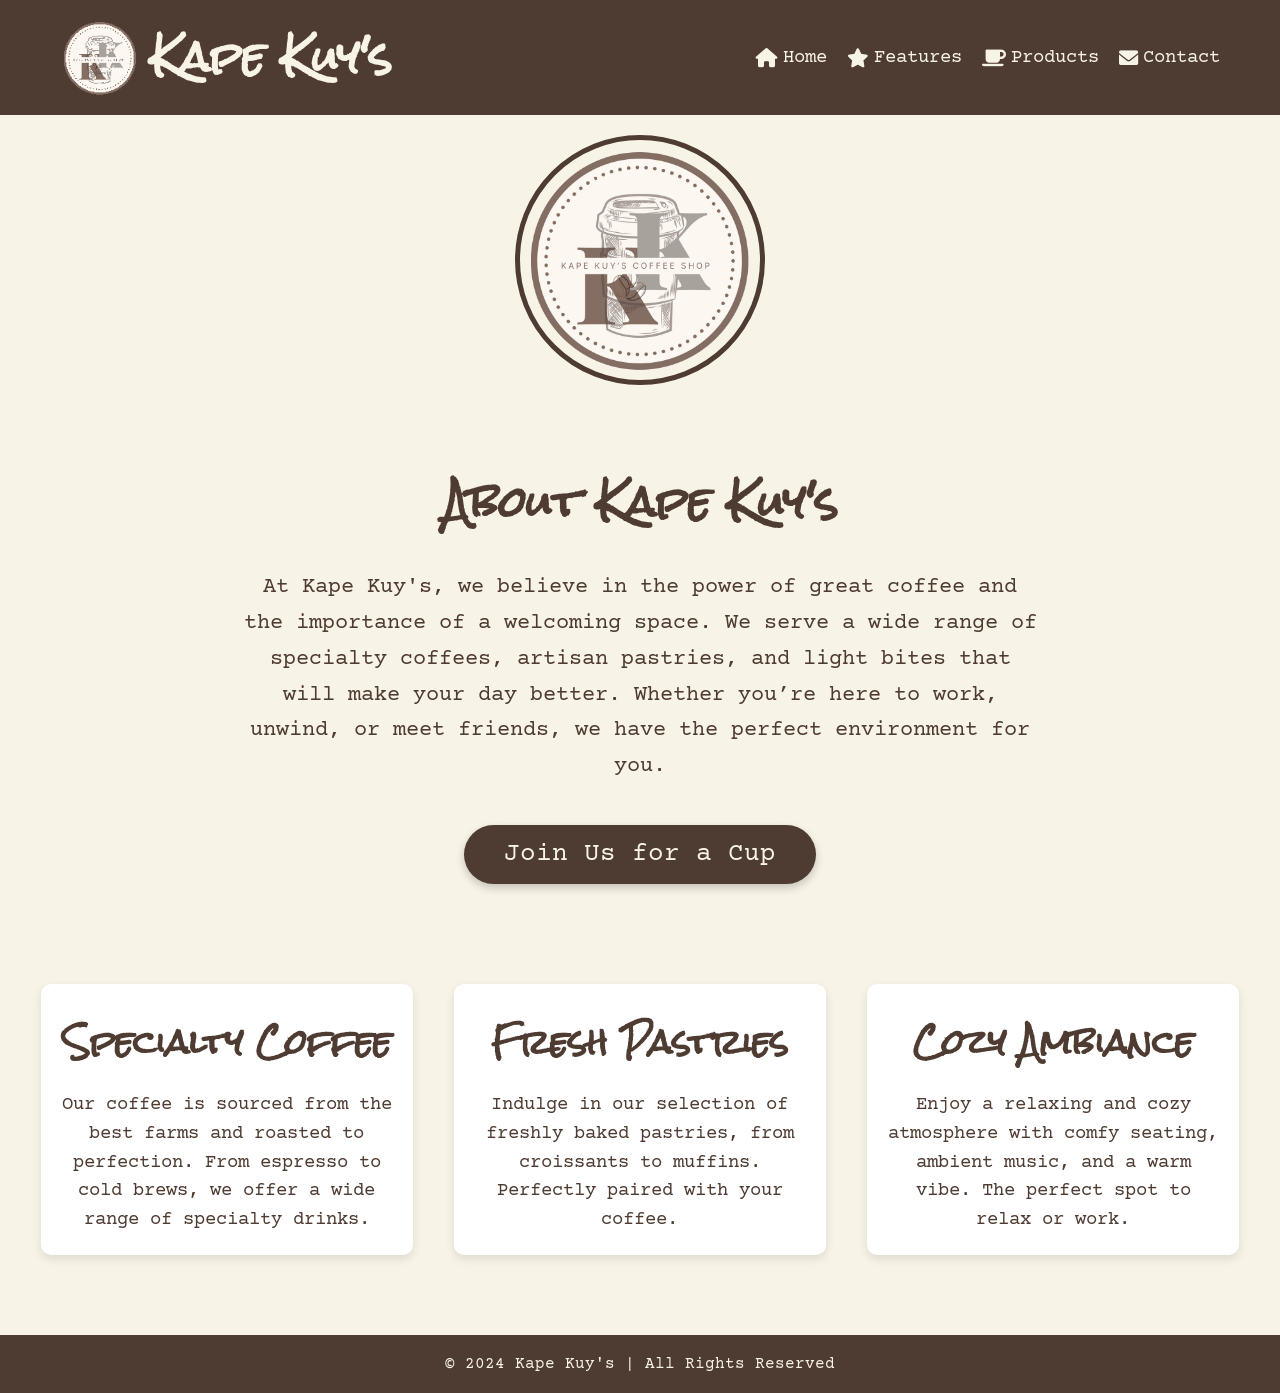
<file: index.html>
<!DOCTYPE html>
<html lang="en">
<head>
  <meta charset="UTF-8">
  <meta name="viewport" content="width=device-width, initial-scale=1.0">
  <meta name="description" content="Kape Kuy's - Your Cozy Coffee Shop">
  <title>Kape Kuy's - Modern Aesthetic Coffee Shop</title>
  
  <!-- Link to Google Fonts for Rock Salt and Courier Prime -->
  <link href="https://fonts.googleapis.com/css2?family=Rock+Salt&family=Courier+Prime&display=swap" rel="stylesheet">
  <!-- Font Awesome CDN for Icons -->
  <link href="https://cdnjs.cloudflare.com/ajax/libs/font-awesome/6.0.0-beta3/css/all.min.css" rel="stylesheet">

  <style>
    /* Global styles */
    * {
      box-sizing: border-box;
      margin: 0;
      padding: 0;
    }

    body, html {
      width: 100%;
      background-color: #f8f3e7; /* Background Color */
      color: #4E3B31; /* Text Color */
      font-family: 'Courier Prime', monospace; /* Default font for body content */
      position: relative;
    }

    /* Header Section */
    header {
      background-color: #4E3B31; /* Changed to brown */
      padding: 10px 0;
      color: #f8f3e7;
    }

    .navbar {
      display: flex;
      justify-content: space-between;
      align-items: center;
      width: 100%;
      max-width: 1200px;
      margin: 0 auto;
      padding: 0 20px;
    }

    /* Make h1 clickable */
    .navbar .logo a {
      text-decoration: none; /* Remove underline from the link */
      display: flex;
      align-items: center; /* Align items vertically centered */
    }

    .navbar .logo img {
      width: 80px; /* Increased logo size */
      height: auto; /* Maintain aspect ratio */
      transition: transform 0.3s ease; /* Smooth transition for scaling */
    }

    .navbar .logo img:hover {
      transform: scale(1.1); /* Scale logo on hover */
    }

    .navbar .logo h1 {
      font-family: 'Rock Salt', cursive;
      font-size: 2.5rem; /* Increased font size */
      color: #f8f3e7;
      margin: 0;
      margin-left: 10px; /* Space between the logo image and text */
      cursor: pointer; /* Show pointer on hover */
      transition: color 0.3s ease; /* Smooth transition for color change */
    }

    .navbar .logo h1:hover {
      color: #f8f37e; /* Change color on hover */
    }

    nav ul {
      display: flex;
      list-style-type: none;
      gap: 20px;
      padding: 0;
    }

    nav ul li {
      display: flex; /* Allow icon and text to align horizontally */
      align-items: center; /* Center align items */
    }

    nav ul li a {
      text-decoration: none;
      color: #f8f3e7;
      font-family: 'Courier Prime', monospace;
      font-size: 1.2rem;
      transition: color 0.3s ease;
      display: flex; /* Enable flexbox for icon alignment */
      align-items: center; /* Center the icon and text vertically */
      gap: 5px; /* Add space between icon and text */
    }

    nav ul li a:hover {
      color: #f8f37e;
    }

    /* Circle Image Styles */
    .profile-image {
      width: 250px; /* Increased size */
      height: 250px; /* Height set to the same as width for perfect circle */
      border-radius: 50%;
      object-fit: cover;
      border: 5px solid #4E3B31; /* Changed to brown */
      margin: 20px auto;
      display: block;
    }

    /* About Section */
    #about {
      padding: 50px 20px;
      text-align: center;
      background-color: #f8f3e7;
    }

    #about h3 {
      font-family: 'Rock Salt', cursive;
      font-size: 2.5rem;
      color: #4E3B31; /* Changed to brown */
      margin-bottom: 20px;
    }

    #about p {
      font-family: 'Courier Prime', monospace;
      font-size: 1.4rem;
      color: #4E3B31; /* Changed to brown */
      line-height: 1.6;
      max-width: 800px;
      margin: 0 auto 40px;
    }

    /* Button Styles */
    .cta-button {
      background-color: #4E3B31; /* Changed to brown */
      color: #f8f3e7; /* Light text */
      padding: 15px 40px; /* More padding for a larger button */
      text-decoration: none;
      font-size: 1.6rem; /* Slightly larger text */
      border-radius: 50px;
      display: inline-block;
      transition: background-color 0.3s ease, color 0.3s ease, transform 0.3s ease; /* Smooth transitions for hover effects */
      box-shadow: 0 4px 8px rgba(0, 0, 0, 0.2); /* Subtle shadow for a lifted effect */
    }

    /* Hover Effects */
    .cta-button:hover {
      background-color: #f8f37e; /* Yellow background on hover */
      color: #4E3B31; /* Dark text on hover */
      transform: scale(1.05); /* Slightly larger button on hover */
      box-shadow: 0 6px 15px rgba(0, 0, 0, 0.3); /* Larger shadow on hover */
    }

    /* Active State for Click */
    .cta-button:active {
      transform: scale(0.98); /* Slightly smaller button on click */
    }

    /* Features Section */
    #features {
      display: flex;
      flex-wrap: wrap;
      justify-content: space-around;
      padding: 50px 20px;
    }

    .feature-card {
      background-color: #fff;
      padding: 20px;
      border-radius: 10px;
      box-shadow: 0 4px 10px rgba(0, 0, 0, 0.1);
      width: 30%;
      text-align: center;
      margin-bottom: 30px;
      transition: transform 0.3s ease, box-shadow 0.3s ease;
    }

    .feature-card:hover {
      transform: translateY(-10px);
      box-shadow: 0 6px 15px rgba(0, 0, 0, 0.2);
    }

    .feature-card h4 {
      font-family: 'Rock Salt', cursive;
      font-size: 2rem;
      color: #4E3B31; /* Changed to brown */
      margin-bottom: 10px;
    }

    .feature-card p {
      font-family: 'Courier Prime', monospace;
      font-size: 1.2rem;
      color: #4E3B31; /* Changed to brown */
      line-height: 1.5;
    }

    /* Footer Section */
    footer {
      background-color: #4E3B31; /* Changed to brown */
      color: #f8f3e7;
      text-align: center;
      padding: 20px;
    }

    footer p {
      margin: 0;
    }

    /* Responsive Design */
    @media (max-width: 768px) {
      .feature-card {
        width: 80%;
        margin-bottom: 30px;
      }

      nav ul {
        flex-direction: column;
        align-items: center;
      }

      nav ul li {
        margin-bottom: 10px;
      }

      #about p {
        font-size: 1.2rem;
      }

      .feature-card h4 {
        font-size: 1.8rem;
      }

      .feature-card p {
        font-size: 1.1rem;
      }
    }
  </style>
</head>
<body>

  <!-- Header Section -->
  <header>
    <div class="navbar">
      <div class="logo">
        <!-- Make h1 clickable -->
        <a href="index.html">
          <img src="logo.png" alt="Kape Kuy's Logo"> <!-- Your logo image here -->
          <h1>Kape Kuy's</h1>
        </a>
      </div>
      <nav>
        <ul>
          <li><a href="home.html"><i class="fas fa-home"></i> Home</a></li>
          <li><a href="features.html"><i class="fas fa-star"></i> Features</a></li>
          <li><a href="products.html"><i class="fas fa-coffee"></i> Products</a></li>
          <li><a href="contact.html"><i class="fas fa-envelope"></i> Contact</a></li>
        </ul>
      </nav>
    </div>
  </header>

  <!-- Profile Image Above About Section -->
  <section id="profile-image-section" style="text-align: center;">
    <img src="Kapelogo.png" alt="Your Name" class="profile-image">
  </section>

  <!-- About Section -->
  <section id="about">
    <h3>About Kape Kuy's</h3>
    <p>At Kape Kuy's, we believe in the power of great coffee and the importance of a welcoming space. We serve a wide range of specialty coffees, artisan pastries, and light bites that will make your day better. Whether you’re here to work, unwind, or meet friends, we have the perfect environment for you.</p>
    <a href="features.html" class="cta-button">Join Us for a Cup</a>
  </section>

  <!-- Features Section -->
  <section id="features">
    <div class="feature-card">
      <h4>Specialty Coffee</h4>
      <p>Our coffee is sourced from the best farms and roasted to perfection. From espresso to cold brews, we offer a wide range of specialty drinks.</p>
    </div>
    <div class="feature-card">
      <h4>Fresh Pastries</h4>
      <p>Indulge in our selection of freshly baked pastries, from croissants to muffins. Perfectly paired with your coffee.</p>
    </div>
    <div class="feature-card">
      <h4>Cozy Ambiance</h4>
      <p>Enjoy a relaxing and cozy atmosphere with comfy seating, ambient music, and a warm vibe. The perfect spot to relax or work.</p>
    </div>
  </section>
   
  <!-- Footer Section -->
  <footer>
    <p>&copy; 2024 Kape Kuy's | All Rights Reserved</p>
  </footer>

</body>
</html>
</file>
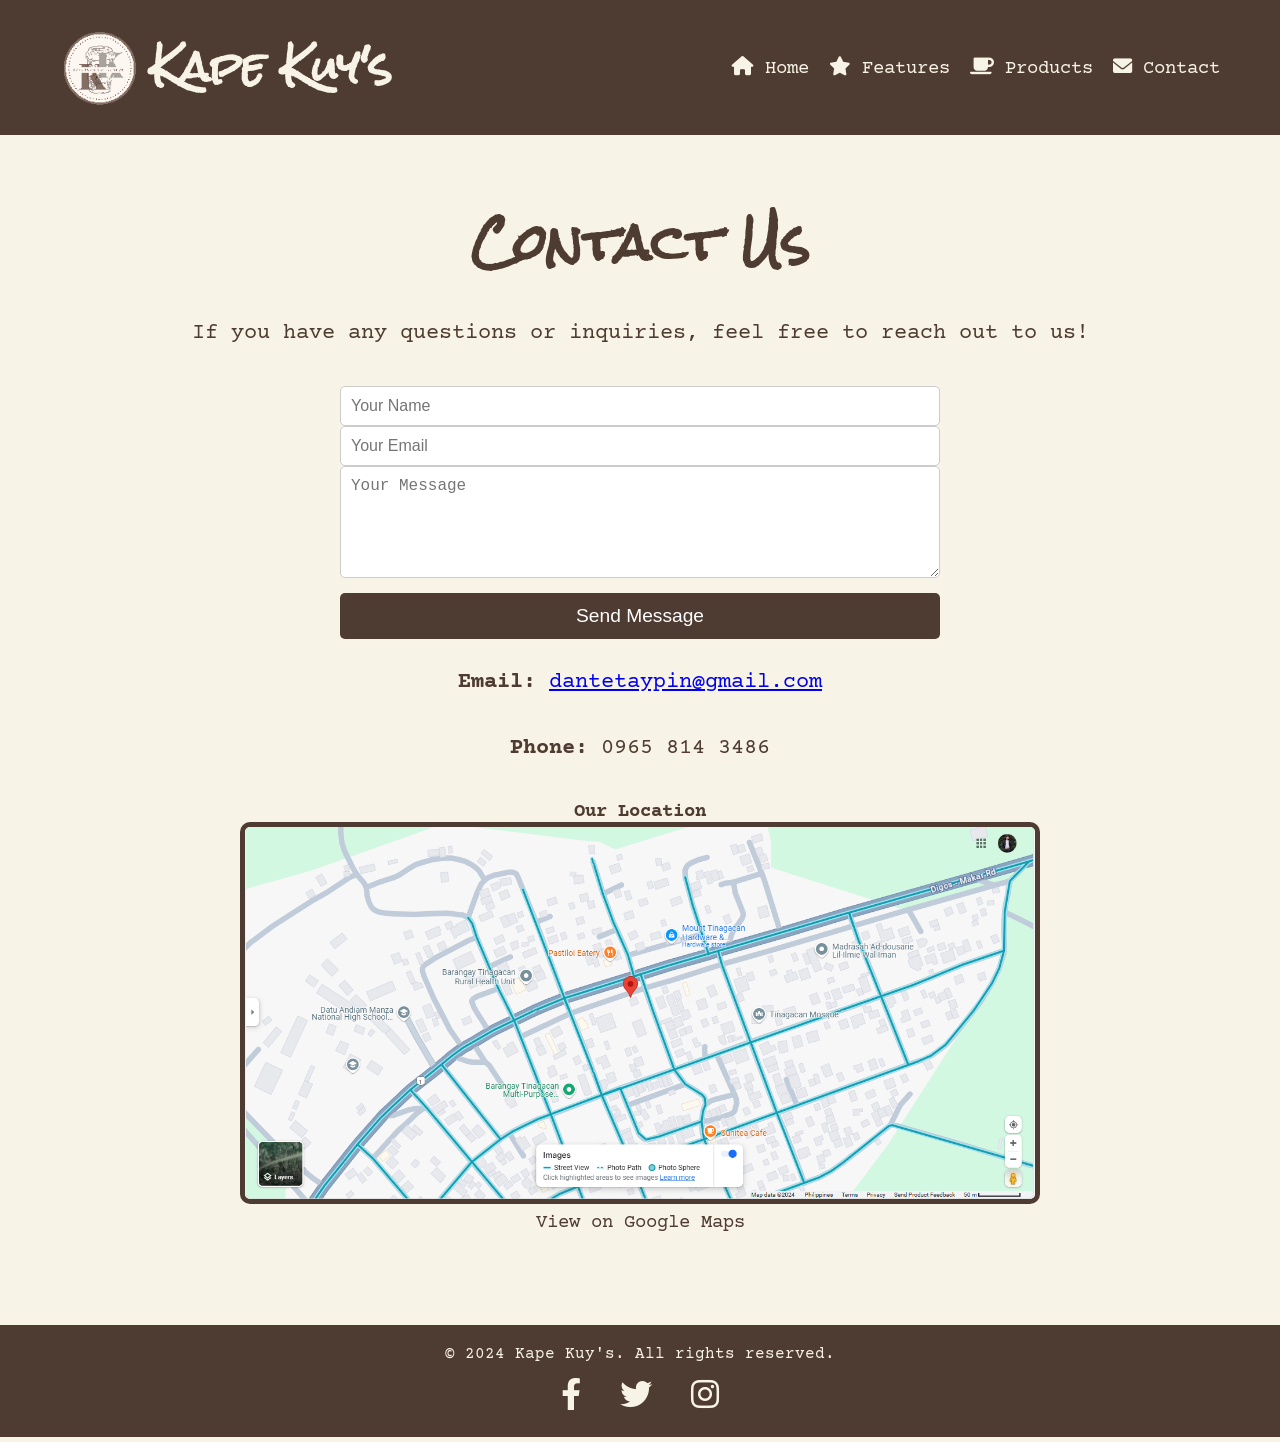
<file: contact.html>
<!DOCTYPE html>
<html lang="en">
<head>
  <meta charset="UTF-8">
  <meta name="viewport" content="width=device-width, initial-scale=1.0">
  <meta name="description" content="Contact - Kape Kuy's">
  <meta property="og:title" content="Contact - Kape Kuy's">
  <meta property="og:description" content="If you have any questions or inquiries, feel free to reach out to us!">
  <meta property="og:image" content="path_to_image.jpg"> <!-- Replace with actual image -->
  <title>Contact - Kape Kuy's</title>
  
  <!-- Link to Google Fonts for Rock Salt and Courier Prime -->
  <link href="https://fonts.googleapis.com/css2?family=Rock+Salt&family=Courier+Prime&display=swap" rel="stylesheet">

  <!-- Font Awesome CDN for Social Media Icons -->
  <link href="https://cdnjs.cloudflare.com/ajax/libs/font-awesome/6.0.0-beta3/css/all.min.css" rel="stylesheet">

  <style>
    /* Global Reset */
    * {
      box-sizing: border-box;
      margin: 0;
      padding: 0;
    }

    body, html {
      font-family: 'Courier Prime', monospace;
      background-color: #f8f3e7;
      color: #4E3B31; /* Updated text color */
    }

    /* Header Section */
    header {
      background-color: #4E3B31; /* Updated header color */
      color: #f8f3e7;
      padding: 20px 0;
    }

    .navbar {
      display: flex;
      justify-content: space-between;
      align-items: center;
      max-width: 1200px;
      margin: 0 auto;
      padding: 0 20px;
    }

    .navbar .logo img:hover {
      transform: scale(1.1); /* Scale logo on hover */
    }
    .navbar .logo h1:hover {
      color: #f8f37e; /* Change color on hover */
    }
    .navbar .logo a {
      text-decoration: none; /* Remove underline from the link */
      display: flex;
      align-items: center; /* Align items vertically centered */
    }

    
    .navbar .logo img {
      width: 80px; /* Increased logo size */
      height: auto; /* Maintain aspect ratio */
      transition: transform 0.3s ease; /* Smooth transition for scaling */
    }

    .navbar .logo h1 {
      font-family: 'Rock Salt', cursive;
      font-size: 2.5rem; /* Increased font size */
      color: #f8f3e7;
      margin: 0;
      margin-left: 10px; /* Space between the logo image and text */
      cursor: pointer; /* Show pointer on hover */
      transition: color 0.3s ease; /* Smooth transition for color change */
    }

    nav ul {
      display: flex;
      list-style-type: none;
      gap: 20px;
    }

    nav ul li a {
      text-decoration: none;
      color: #f8f3e7;
      font-family: 'Courier Prime', monospace;
      font-size: 1.2rem;
      transition: color 0.3s ease;
    }

    nav ul li a:hover {
      color: #f8f37e;
    }

    /* Contact Section */
    .contact {
      padding: 50px 20px;
      text-align: center;
      background-color: #f8f3e7;
    }

    .section-title {
      font-family: 'Rock Salt', cursive;
      font-size: 3rem;
      color: #4E3B31; /* Updated section title color */
      margin-bottom: 20px;
    }

    .contact p {
      font-family: 'Courier Prime', monospace;
      font-size: 1.4rem;
      margin-bottom: 40px;
      color: #4E3B31; /* Updated paragraph color */
    }

    /* Contact Form Styling */
    .contact-form {
      display: grid;
      gap: 15px;
      justify-items: center;
    }

    .contact-form input,
    .contact-form textarea {
      padding: 10px;
      width: 100%; /* Ensure inputs and text area fill the width of the container */
      max-width: 600px; /* Set a max-width for input and textarea */
      font-size: 1rem;
      border: 1px solid #ccc;
      border-radius: 5px;
      margin: 0 auto; /* Center the input fields */
    }

    .contact-form button {
      background-color: #4E3B31; /* Updated button background */
      color: white;
      border: none;
      padding: 12px 20px;
      font-size: 1.2rem;
      cursor: pointer;
      border-radius: 5px;
      transition: background-color 0.3s ease;
      width: 100%; /* Make the button span the width of the container */
      max-width: 600px; /* Set a max-width for button */
      margin-top: 10px; /* Add some spacing above the button */
    }

    .contact-form button:hover {
      background-color: #f8f37e;
    }

    /* Contact Information */
    .contact-info {
      margin-top: 30px;
      font-size: 1.2rem;
    }

    /* Static Map Image */
    .map-container {
      margin: 40px auto;
      text-align: center;
    }

    .map-container img {
      width: 100%;  /* Make the image fill the container */
      max-width: 800px;  /* Set a max-width for the image */
      height: auto;  /* Maintain aspect ratio */
      border: 5px solid #4E3B31; /* Updated border color */
      border-radius: 10px;  /* Optional: You can add rounded corners */
    }

    /* Footer Section */
    footer {
      background-color: #4E3B31; /* Updated footer background */
      color: #f8f3e7;
      padding: 20px 0;
      text-align: center;
    }

    .footer-content {
      max-width: 1200px;
      margin: 0 auto;
    }

    .social-icons {
      margin-top: 15px;
    }

    .social-icons a {
      text-decoration: none;
      color: #f8f3e7;
      margin: 0 10px;
      font-size: 2rem; /* Larger size for social media icons */
      transition: color 0.3s ease;
    }

    .social-icons a:hover {
      color: #f8f37e; /* Hover effect color */
    }

    /* Success Notification */
    .success-message {
      display: none;
      background-color: #4CAF50;
      color: white;
      padding: 15px;
      margin-top: 20px;
      border-radius: 5px;
      text-align: center;
    }

    /* Responsive Design */
    @media (max-width: 768px) {
      .navbar .logo h1 {
        font-size: 1.5rem;
      }

      nav ul {
        flex-direction: column;
        align-items: center;
      }

      nav ul li {
        margin-bottom: 10px;
      }

      .section-title {
        font-size: 2.5rem;
      }

      .contact p {
        font-size: 1.2rem;
        margin-bottom: 20px;
      }

      .social-icons a {
        font-size: 1.5rem; /* Slightly smaller on mobile */
        margin: 0 5px;
      }

      .contact-form input,
      .contact-form textarea {
        width: 90%; /* Ensure form inputs are a bit smaller on mobile */
      }

      .contact-form button {
        width: 90%;
      }
    }
  </style>
</head>
<body>

  <!-- Header Section -->
  <header>
    <div class="navbar">
      <div class="logo">
        <a href="index.html"><img src="logo.png" alt="Kape Kuy's Logo"> <!-- Your logo image here -->
          <h1>Kape Kuy's</h1>
        </a>
      </div>
      <nav>
        <ul>
          <li><a href="home.html"><i class="fas fa-home"></i> Home</a></li>
          <li><a href="features.html"><i class="fas fa-star"></i> Features</a></li>
          <li><a href="products.html"><i class="fas fa-coffee"></i> Products</a></li>
          <li><a href="contact.html"><i class="fas fa-envelope"></i> Contact</a></li>
        </ul>
      </nav>
    </div>
  </header>

  <!-- Contact Section -->
  <section id="contact" class="contact">
    <h2 class="section-title">Contact Us</h2>
    <p>If you have any questions or inquiries, feel free to reach out to us!</p>
    
    <!-- Contact Form -->
    <div class="contact-form">
      <form action="javascript:void(0);" method="post" onsubmit="showSuccessMessage()">
        <input type="text" name="name" placeholder="Your Name" required>
        <input type="email" name="email" placeholder="Your Email" required>
        <textarea name="message" placeholder="Your Message" rows="5" required></textarea>
        <button type="submit">Send Message</button>
      </form>
    </div>

    <!-- Success Message -->
    <div class="success-message" id="successMessage">
      Your message has been successfully sent!
    </div>

    <!-- Contact Information -->
    <div class="contact-info">
      <p><strong>Email:</strong> <a href="mailto:info@kape.com">dantetaypin@gmail.com</a></p>
      <p><strong>Phone:</strong> 0965 814 3486</p>
    </div>

    <!-- Static Map Image -->
    <div class="map-container">
      <h3>Our Location</h3>
      <!-- Replace the src below with the path to your image -->
      <img src="location.png" alt="Kape Kuy's Location on Google Maps">
      <p>
        <a href="https://www.google.com/maps/place/6%C2%B012'42.2%22N+125%C2%B014'20.6%22E/@6.2115333,125.239155,17.75z/data=!4m4!3m3!8m2!3d6.211707!4d125.239056?entry=ttu&g_ep=EgoyMDI0MTExNy4wIKXMDSoASAFQAw%3D%3D" 
           target="_blank" 
           style="text-decoration: none; color: #4E3B31; font-size: 1.2rem; font-family: 'Courier Prime', monospace;">
          View on Google Maps
        </a>
      </p>
    </div>
  </section>

  <!-- Footer Section -->
  <footer>
    <div class="footer-content">
      <div class="footer-content">
        <p>&copy; 2024 Kape Kuy's. All rights reserved.</p>
        <div class="social-icons">
          <a href="https://web.facebook.com/profile.php?id=100069961628393" target="_blank" class="social-icon">
            <i class="fab fa-facebook-f"></i>
          </a>
          <a href="https://x.com/DanteTaypin" target="_blank" class="social-icon">
            <i class="fab fa-twitter"></i>
          </a>
          <a href="https://www.instagram.com/kuyaa_kooy/" target="_blank" class="social-icon">
            <i class="fab fa-instagram"></i>
          </a>
        </div>
      </div>

    </div>
  </footer>

  <script>
    // JavaScript function to show success message
    function showSuccessMessage() {
      const successMessage = document.getElementById('successMessage');
      successMessage.style.display = 'block'; // Show the success message
      setTimeout(function() {
        successMessage.style.display = 'none'; // Hide the success message after 3 seconds
      }, 3000);
    }
  </script>

</body>
</html>
</file>
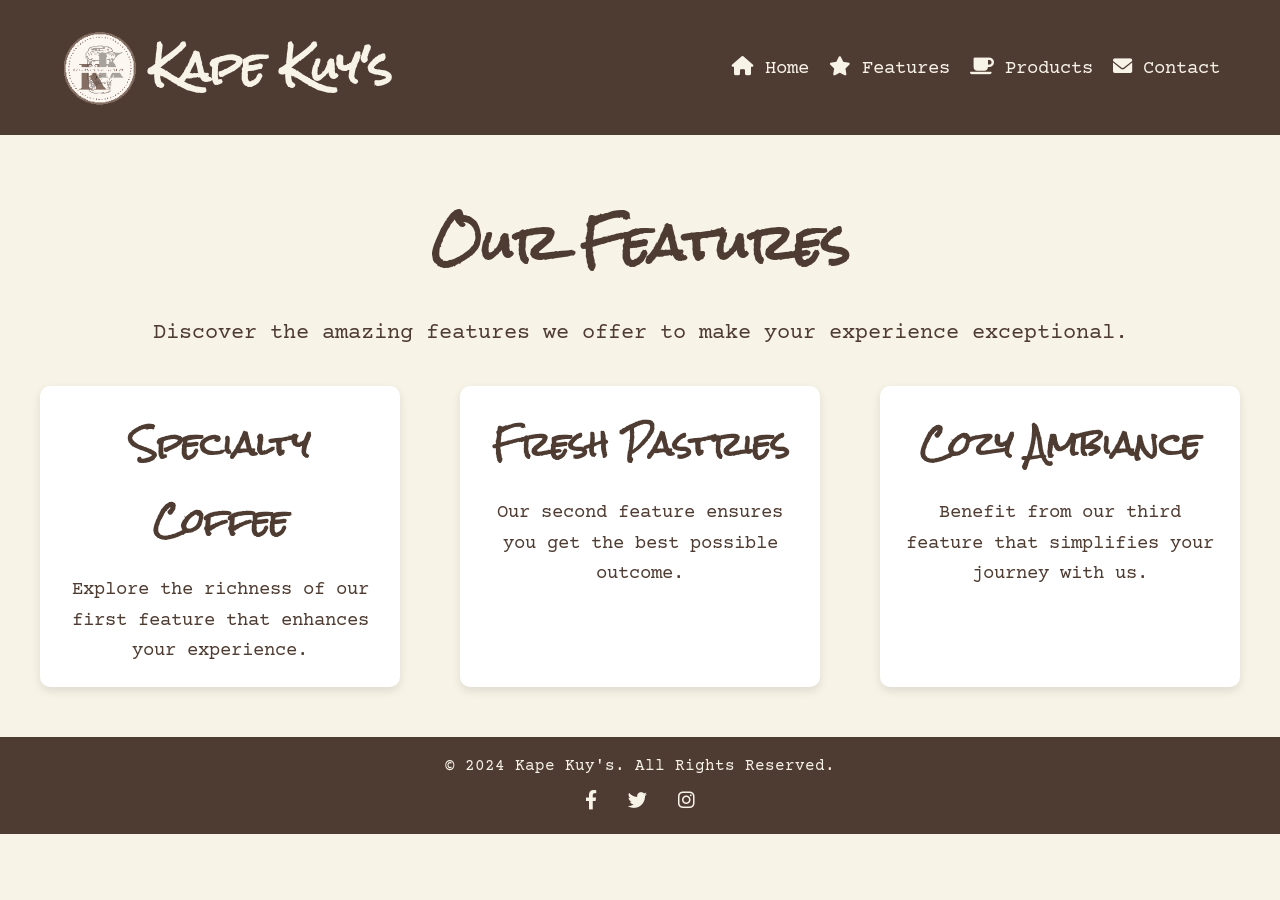
<file: features.html>
<!DOCTYPE html>
<html lang="en">
<head>
  <meta charset="UTF-8">
  <meta name="viewport" content="width=device-width, initial-scale=1.0">
  <meta name="description" content="Features - Kape Kuy's">
  <meta property="og:title" content="Features - Kape Kuy's">
  <meta property="og:description" content="Discover the amazing features we offer to make your experience exceptional at Kape Kuy's.">
  <meta property="og:image" content="path_to_image.jpg"> <!-- Replace with actual image -->
  <title>Features - Kape Kuy's</title>
  
  <!-- Link to Google Fonts for Rock Salt and Courier Prime -->
  <link href="https://fonts.googleapis.com/css2?family=Rock+Salt&family=Courier+Prime&display=swap" rel="stylesheet">
  
  <!-- Link to Font Awesome CDN for Icons -->
  <link href="https://cdnjs.cloudflare.com/ajax/libs/font-awesome/6.0.0-beta3/css/all.min.css" rel="stylesheet">

  <style>
    /* Global Reset */
    * {
      box-sizing: border-box;
      margin: 0;
      padding: 0;
    }

    body, html {
      font-family: 'Courier Prime', monospace;
      background-color: #f8f3e7;
      color: #4E3B31; /* Changed to brown */
    }

    /* Header Section */
    header {
      background-color: #4E3B31; /* Changed to brown */
      color: #f8f3e7;
      padding: 20px 0;
    }

    .navbar {
      display: flex;
      justify-content: space-between;
      align-items: center;
      max-width: 1200px;
      margin: 0 auto;
      padding: 0 20px;
    }
    .navbar .logo a {
      text-decoration: none; /* Remove underline from the link */
      display: flex;
      align-items: center; /* Align items vertically centered */
    }

    .navbar .logo {
      display: flex; /* Align logo and text */
      align-items: center; /* Vertically center the items */
      text-decoration: none;
      color: #f8f3e7;
      transition: color 0.3s ease;
    }

    .navbar .logo img {
      width: 80px; /* Increased logo size */
      height: auto; /* Maintain aspect ratio */
      transition: transform 0.3s ease; /* Smooth transition for scaling */
    }
    .navbar .logo:hover img {
      transform: scale(1.1); /* Slightly enlarge logo on hover */
    }

    .navbar .logo h1 {
      font-family: 'Rock Salt', cursive;
      font-size: 2.5rem; /* Increased font size */
      color: #f8f3e7;
      margin: 0;
      margin-left: 10px; /* Space between the logo image and text */
      cursor: pointer; /* Show pointer on hover */
      transition: color 0.3s ease; /* Smooth transition for color change */
    }

    .navbar .logo h1:hover {
      color: #f8f37e; /* Change color on hover */
    }

    nav ul {
      display: flex;
      list-style-type: none;
      gap: 20px;
    }

    nav ul li a {
      text-decoration: none;
      color: #f8f3e7;
      font-family: 'Courier Prime', monospace;
      font-size: 1.2rem;
      transition: color 0.3s ease;
    }

    nav ul li a:hover {
      color: #f8f37e;
    }

    /* Features Section */
    #features {
      padding: 50px 20px;
      text-align: center;
      background-color: #f8f3e7;
    }

    .section-title {
      font-family: 'Rock Salt', cursive;
      font-size: 3rem;
      color: #4E3B31; /* Changed to brown */
      margin-bottom: 20px;
    }

    .features-description {
      font-family: 'Courier Prime', monospace;
      font-size: 1.4rem;
      margin-bottom: 40px;
      color: #4E3B31; /* Changed to brown */
    }

    .feature-cards {
      display: flex;
      justify-content: space-between;
      gap: 20px;
      flex-wrap: wrap;
      max-width: 1200px;
      margin: 0 auto;
    }

    .card {
      background-color: #fff;
      border-radius: 10px;
      padding: 20px;
      width: 30%;
      box-shadow: 0 4px 10px rgba(0, 0, 0, 0.1);
      text-align: center;
      transition: transform 0.3s ease, box-shadow 0.3s ease;
    }

    .card:hover {
      transform: translateY(-10px);
      box-shadow: 0 6px 15px rgba(0, 0, 0, 0.2);
    }

    .card h3 {
      font-family: 'Rock Salt', cursive;
      font-size: 2rem;
      color: #4E3B31; /* Changed to brown */
      margin-bottom: 15px;
    }

    .card p {
      font-family: 'Courier Prime', monospace;
      font-size: 1.2rem;
      line-height: 1.6;
      color: #4E3B31; /* Changed to brown */
    }

    /* Footer Section */
    footer {
      background-color: #4E3B31; /* Changed to brown */
      color: #f8f3e7;
      padding: 20px 0;
      text-align: center;
    }

    .footer-content {
      max-width: 1200px;
      margin: 0 auto;
    }

    .social-icons {
      margin-top: 15px;
    }

    .social-icons a {
      text-decoration: none;
      color: #f8f3e7;
      margin: 0 10px;
      font-size: 1.2rem;
    }

    .social-icons a:hover {
      color: #f8f37e;
    }

    /* Responsive Design */
    @media (max-width: 768px) {
      .feature-cards {
        flex-direction: column;
        align-items: center;
      }

      .card {
        width: 80%;
        margin-bottom: 30px;
      }

      .navbar .logo h1 {
        font-size: 1.5rem;
      }

      nav ul {
        flex-direction: column;
        align-items: center;
      }

      nav ul li {
        margin-bottom: 10px;
      }

      .section-title {
        font-size: 2.5rem;
      }

      .features-description {
        font-size: 1.2rem;
        margin-bottom: 20px;
      }

      .social-icons a {
        font-size: 1rem;
        margin: 0 5px;
      }
    }
  </style>
</head>
<body>

  <!-- Header Section -->
  <header>
    <div class="navbar">
      <div class="logo">
        <a href="index.html">
          <img src="logo.png" alt="Kape Kuy's Logo"> <!-- Add your logo image here -->
          <h1>Kape Kuy's</h1>
        </a>
      </div>
      <nav>
        <ul>
          <li><a href="home.html"><i class="fas fa-home"></i> Home</a></li>
          <li><a href="features.html"><i class="fas fa-star"></i> Features</a></li>
          <li><a href="products.html"><i class="fas fa-coffee"></i> Products</a></li>
          <li><a href="contact.html"><i class="fas fa-envelope"></i> Contact</a></li>
        </ul>
      </nav>
    </div>
  </header>

  <!-- Features Section -->
  <section id="features">
    <h2 class="section-title">Our Features</h2>
    <p class="features-description">Discover the amazing features we offer to make your experience exceptional.</p>
    <div class="feature-cards">
      <div class="card">
        <h3>Specialty Coffee</h3>
        <p>Explore the richness of our first feature that enhances your experience.</p>
      </div>
      <div class="card">
        <h3>Fresh Pastries</h3>
        <p>Our second feature ensures you get the best possible outcome.</p>
      </div>
      <div class="card">
        <h3>Cozy Ambiance</h3>
        <p>Benefit from our third feature that simplifies your journey with us.</p>
      </div>
    </div>
  </section>

  <!-- Footer Section -->
  <footer>
    <div class="footer-content">
      <p>&copy; 2024 Kape Kuy's. All Rights Reserved.</p>
      <div class="social-icons">
        <a href="https://web.facebook.com/profile.php?id=100069961628393" target="_blank" class="social-icon">
          <i class="fab fa-facebook-f"></i>
        </a>
        <a href="https://x.com/DanteTaypin" target="_blank" class="social-icon">
          <i class="fab fa-twitter"></i>
        </a>
        <a href="https://www.instagram.com/kuyaa_kooy/" target="_blank" class="social-icon">
          <i class="fab fa-instagram"></i>
        </a>
      </div>
    </div>
  </footer>

</body>
</html>
</file>
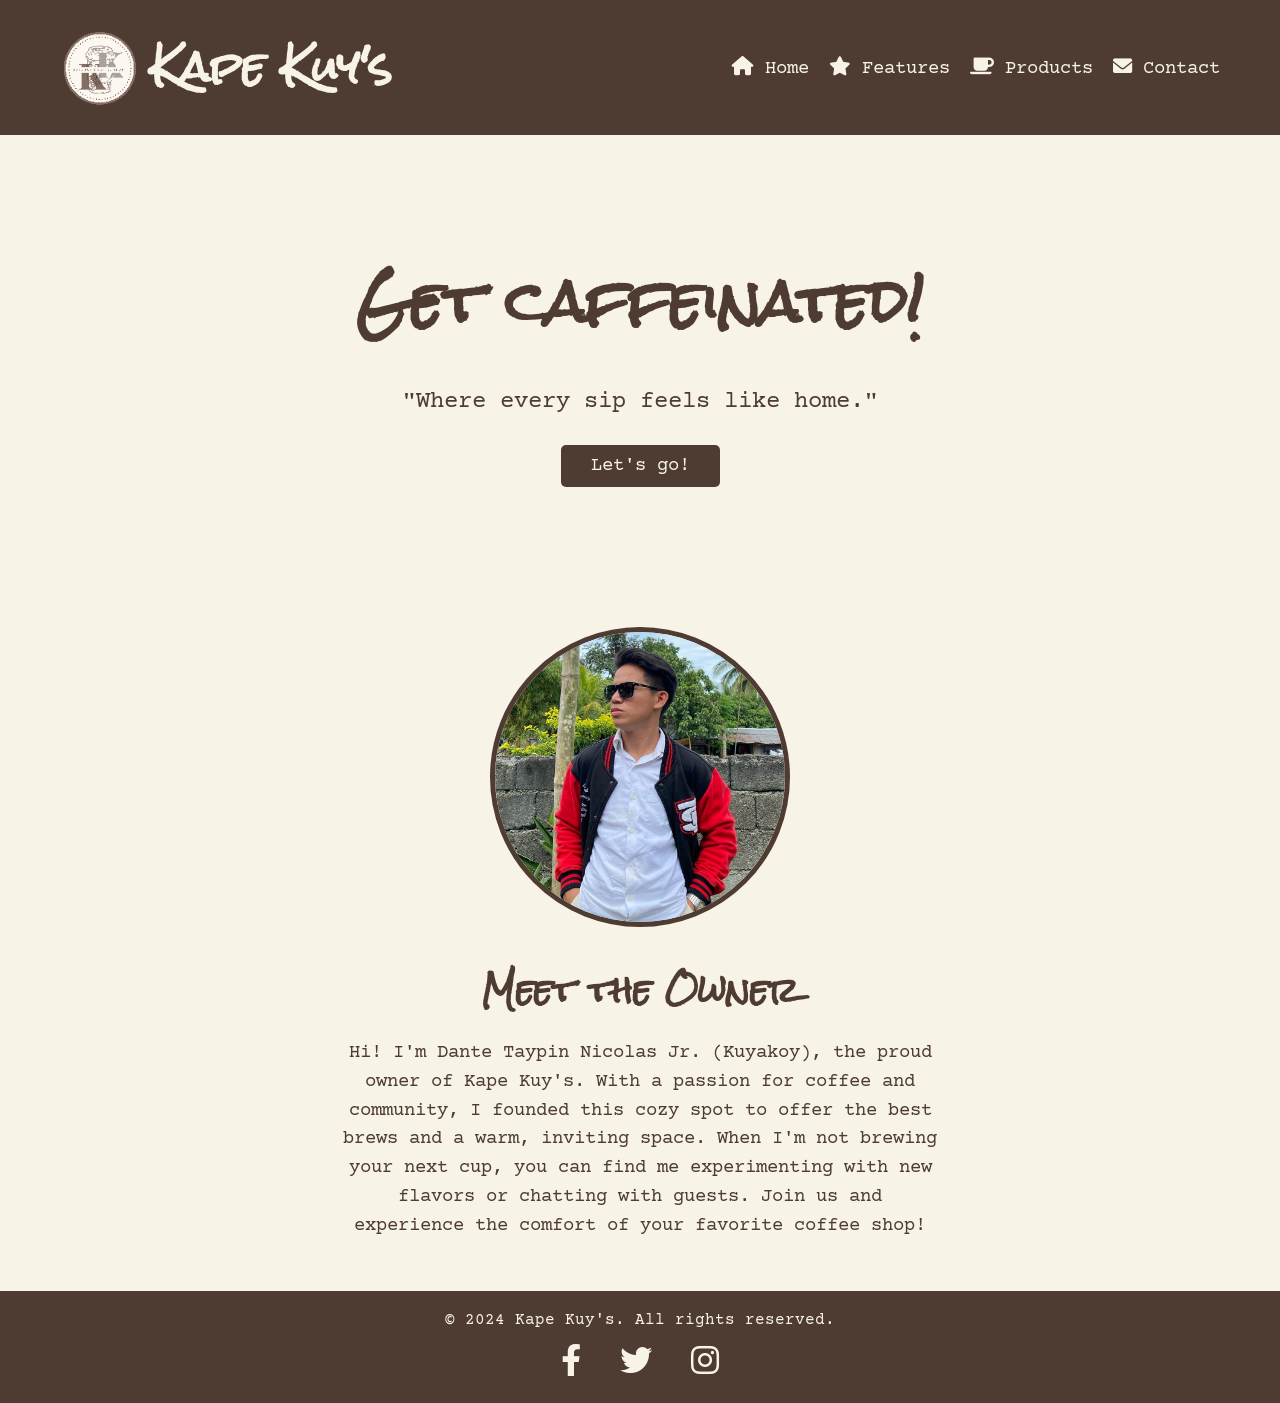
<file: home.html>
<!DOCTYPE html>
<html lang="en">
<head>
  <meta charset="UTF-8">
  <meta name="viewport" content="width=device-width, initial-scale=1.0">
  <meta name="description" content="Kape Kuy's">
  <meta property="og:title" content="Home - Kape Kuy's">
  <meta property="og:description" content="Get caffeinated! Where every sip feels like home at Kape Kuy's.">
  <meta property="og:image" content="path_to_image.jpg"> <!-- Replace with actual image -->
  <title>Home - Kape Kuy's</title>
  
  <!-- Link to Google Fonts for Rock Salt and Courier Prime -->
  <link href="https://fonts.googleapis.com/css2?family=Rock+Salt&family=Courier+Prime&display=swap" rel="stylesheet">
  
  <!-- Font Awesome CDN for Social Media Icons -->
  <link href="https://cdnjs.cloudflare.com/ajax/libs/font-awesome/6.0.0-beta3/css/all.min.css" rel="stylesheet">
  
  <style>
    /* Global Reset */
    * {
      box-sizing: border-box;
      margin: 0;
      padding: 0;
    }

    body, html {
      font-family: 'Courier Prime', monospace;
      background-color: #f8f3e7;
      color: #4E3B31; /* Changed to brown */
    }

    /* Header Section */
    header {
      background-color: #4E3B31; /* Changed to brown */
      color: #f8f3e7;
      padding: 20px 0;
    }

    .navbar {
      display: flex;
      justify-content: space-between;
      align-items: center;
      max-width: 1200px;
      margin: 0 auto;
      padding: 0 20px;
    }
    .navbar .logo img:hover {
      transform: scale(1.1); /* Scale logo on hover */
    }
    .navbar .logo h1:hover {
      color: #f8f37e; /* Change color on hover */
    }
    .navbar .logo a {
      text-decoration: none; /* Remove underline from the link */
      display: flex;
      align-items: center; /* Align items vertically centered */
    }
    .navbar .logo img {
      width: 80px; /* Increased logo size */
      height: auto; /* Maintain aspect ratio */
      transition: transform 0.3s ease; /* Smooth transition for scaling */
    }

    .navbar .logo h1 {
      font-family: 'Rock Salt', cursive;
      font-size: 2.5rem; /* Increased font size */
      color: #f8f3e7;
      margin: 0;
      margin-left: 10px; /* Space between the logo image and text */
      cursor: pointer; /* Show pointer on hover */
      transition: color 0.3s ease; /* Smooth transition for color change */
    }

    nav ul {
      display: flex;
      list-style-type: none;
      gap: 20px;
    }

    nav ul li a {
      text-decoration: none;
      color: #f8f3e7;
      font-family: 'Courier Prime', monospace;
      font-size: 1.2rem;
      transition: color 0.3s ease;
    }

    nav ul li a:hover {
      color: #f8f37e;
    }

    /* Hero Section */
    .hero {
      padding: 100px 20px;
      text-align: center;
      background-color: #f8f3e7;
    }

    .hero-content h2 {
      font-family: 'Rock Salt', cursive;
      font-size: 3.5rem;
      color: #4E3B31; /* Changed to brown */
      margin-bottom: 20px;
    }

    .hero-content p {
      font-family: 'Courier Prime', monospace;
      font-size: 1.5rem;
      color: #4E3B31; /* Changed to brown */
      margin-bottom: 40px;
    }

    .cta-button {
      text-decoration: none;
      background-color: #4E3B31; /* Changed to brown */
      color: #f8f3e7;
      padding: 10px 30px;
      border-radius: 5px;
      font-size: 1.2rem;
      transition: background-color 0.3s ease;
    }

    .cta-button:hover {
      background-color: #f8f37e;
    }

    /* Owner Profile Section */
    #owner-profile {
      background-color: #f8f3e7;
      padding: 50px 20px;
      text-align: center;
    }

    #owner-profile .profile-image {
      width: 300px;  /* Increase size of image */
      height: 300px;  /* Increase height to match width */
      object-fit: cover;
      border-radius: 50%; /* Circular frame */
      margin-bottom: 20px;
      border: 5px solid #4E3B31; /* Optional border around the image */
    }

    #owner-profile h3 {
      font-family: 'Rock Salt', cursive;
      font-size: 2rem;
      color: #4E3B31; /* Changed to brown */
      margin-bottom: 10px;
    }

    #owner-profile p {
      font-family: 'Courier Prime', monospace;
      font-size: 1.2rem;
      color: #4E3B31; /* Changed to brown */
      max-width: 600px;
      margin: 0 auto;
      line-height: 1.5;
    }

    /* Footer Section */
    footer {
      background-color: #4E3B31; /* Changed to brown */
      color: #f8f3e7;
      padding: 20px 0;
      text-align: center;
    }

    .footer-content {
      max-width: 1200px;
      margin: 0 auto;
    }

    .social-icons {
      margin-top: 15px;
    }

    .social-icons a {
      text-decoration: none;
      color: #f8f3e7;
      margin: 0 10px;
      font-size: 2rem; /* Adjusted for larger icons */
      transition: color 0.3s ease;
    }

    .social-icons a:hover {
      color: #f8f37e;
    }

    /* Responsive Design */
    @media (max-width: 768px) {
      .navbar .logo h1 {
        font-size: 1.5rem;
      }

      nav ul {
        flex-direction: column;
        align-items: center;
      }

      nav ul li {
        margin-bottom: 10px;
      }

      .hero-content h2 {
        font-size: 2.5rem;
      }

      .hero-content p {
        font-size: 1.2rem;
      }

      .cta-button {
        font-size: 1rem;
        padding: 8px 20px;
      }

      .social-icons a {
        font-size: 1.5rem; /* Smaller icons for mobile */
        margin: 0 5px;
      }
    }
  </style>
</head>
<body>

  <!-- Header Section -->
  <header>
    <div class="navbar">
      <div class="logo">
        <a href="index.html"> <img src="logo.png" alt="Kape Kuy's Logo"> <!-- Your logo image here -->
          <h1>Kape Kuy's</h1>
        </a>
      </div>
      <nav>
        <ul>
          <li><a href="home.html"><i class="fas fa-home"></i> Home</a></li>
          <li><a href="features.html"><i class="fas fa-star"></i> Features</a></li>
          <li><a href="products.html"><i class="fas fa-coffee"></i> Products</a></li>
          <li><a href="contact.html"><i class="fas fa-envelope"></i> Contact</a></li>
        </ul>
      </nav>
    </div>
  </header>

  <!-- Hero Section -->
  <section id="home" class="hero">
    <div class="hero-content">
      <h2>Get caffeinated!</h2>
      <p>"Where every sip feels like home."</p>
      <a href="products.html" class="cta-button">Let's go!</a>
    </div>
  </section>

  <!-- Owner Profile Section -->
  <section id="owner-profile">
    <img src="dante.jpg" alt="Owner" class="profile-image">
    <h3>Meet the Owner</h3>
    <p>Hi! I'm Dante Taypin Nicolas Jr. (Kuyakoy), the proud owner of Kape Kuy's. With a passion for coffee and community, I founded this cozy spot to offer the best brews and a warm, inviting space. When I'm not brewing your next cup, you can find me experimenting with new flavors or chatting with guests. Join us and experience the comfort of your favorite coffee shop!</p>
  </section>

  <!-- Footer Section -->
  <footer>
    <div class="footer-content">
      <p>&copy; 2024 Kape Kuy's. All rights reserved.</p>
      <div class="social-icons">
        <a href="https://web.facebook.com/profile.php?id=100069961628393" target="_blank" class="social-icon">
          <i class="fab fa-facebook-f"></i>
        </a>
        <a href="https://x.com/DanteTaypin" target="_blank" class="social-icon">
          <i class="fab fa-twitter"></i>
        </a>
        <a href="https://www.instagram.com/kuyaa_kooy/" target="_blank" class="social-icon">
          <i class="fab fa-instagram"></i>
        </a>
      </div>
    </div>
  </footer>

</body>
</html>
</file>
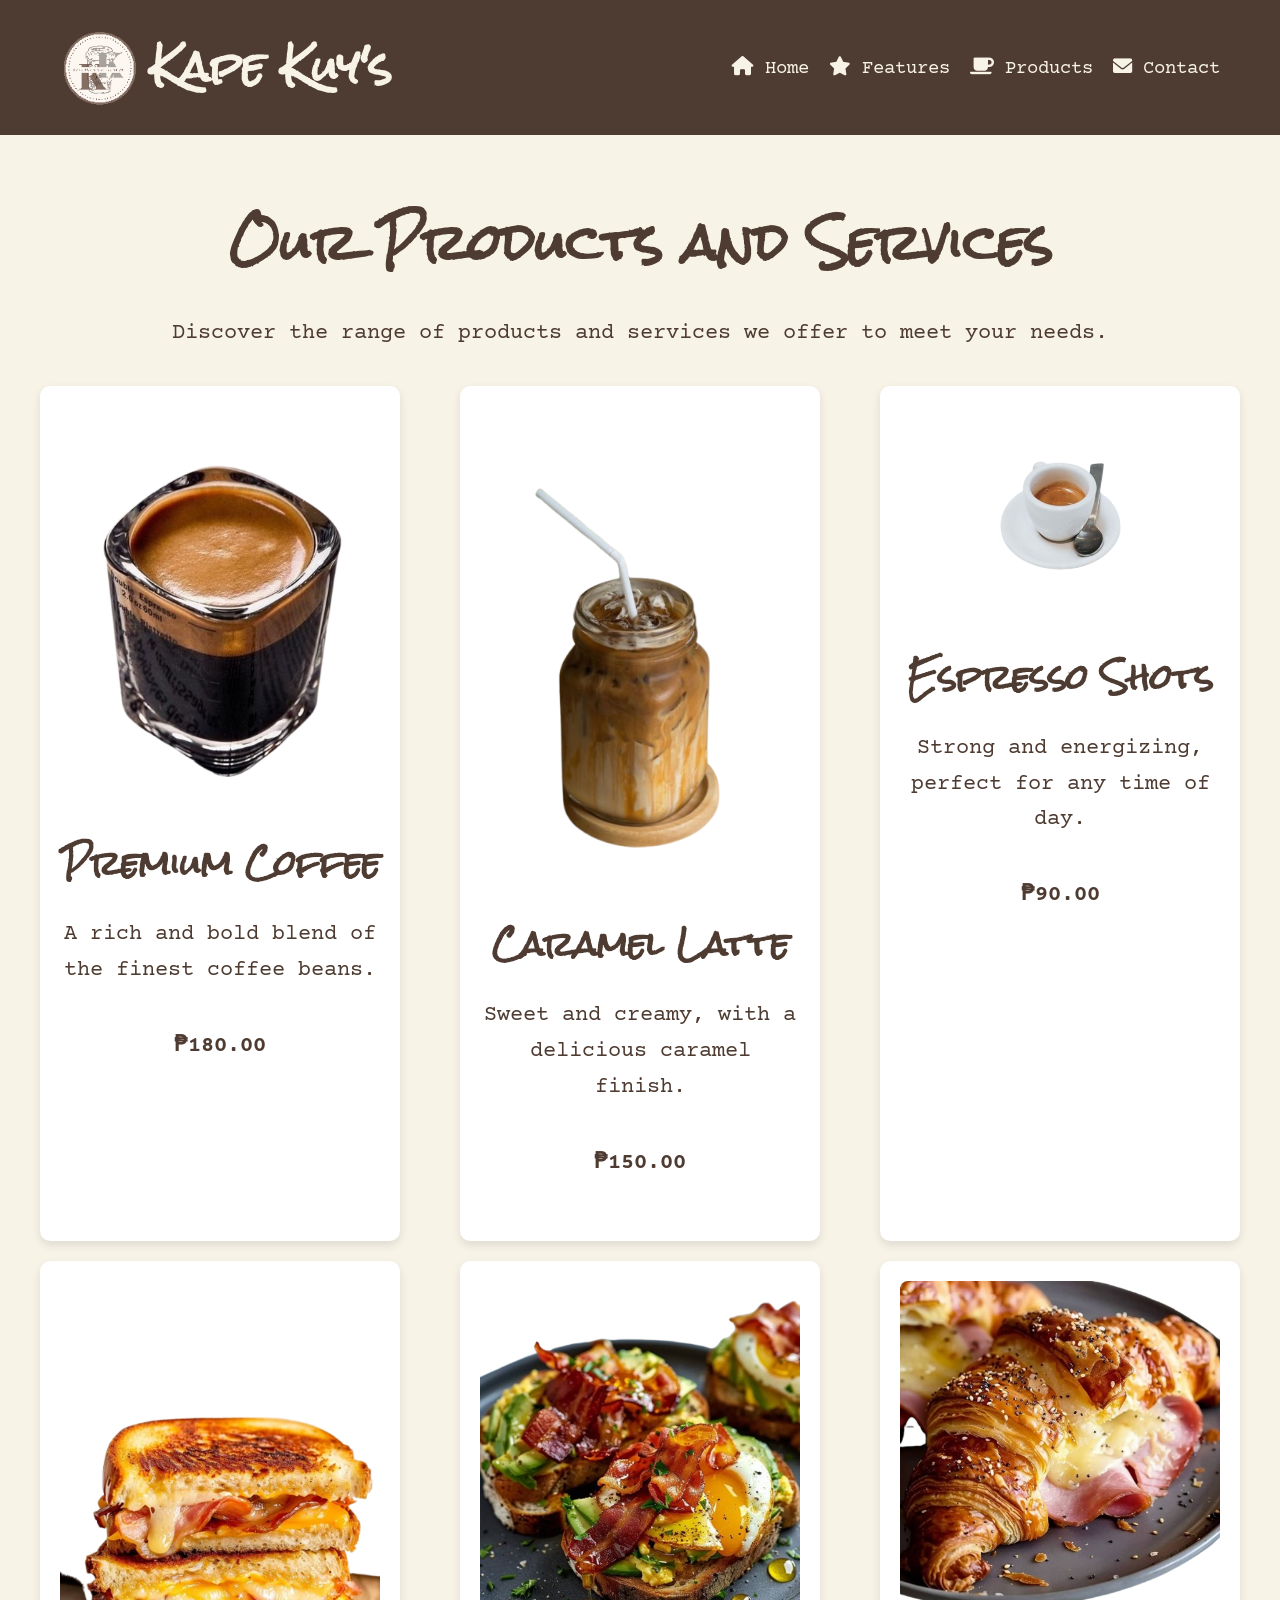
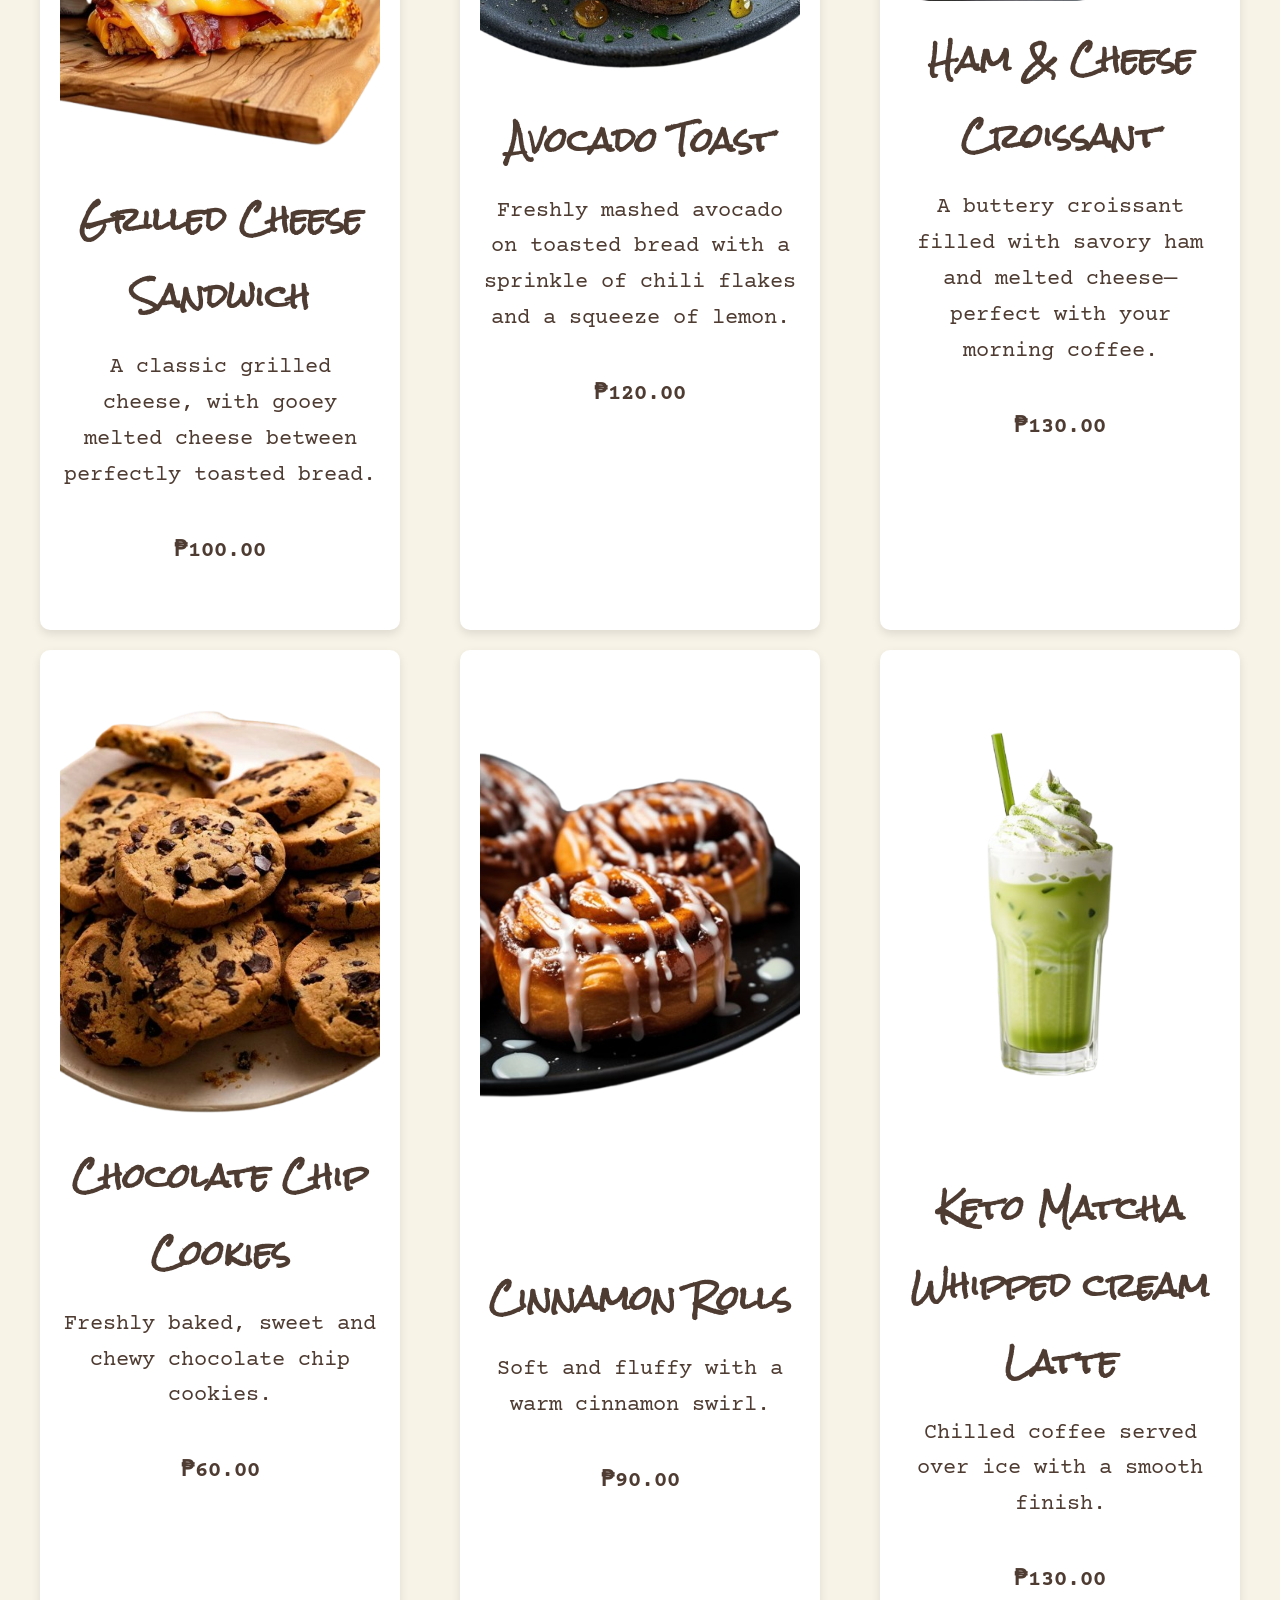
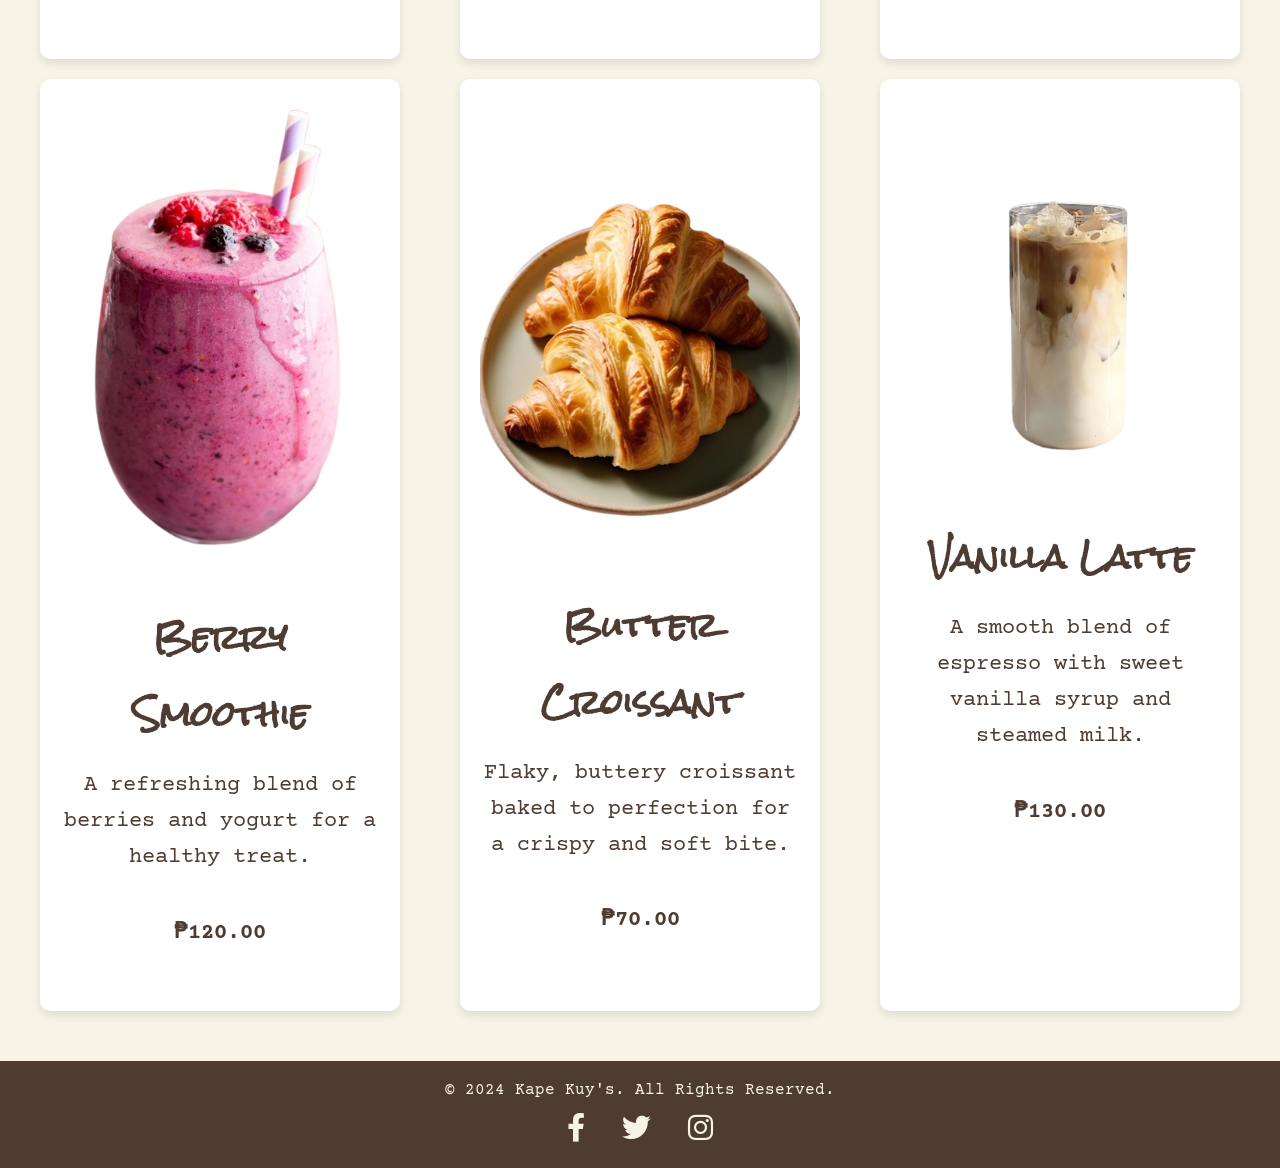
<file: products.html>
<!DOCTYPE html>
<html lang="en">
<head>
  <meta charset="UTF-8">
  <meta name="viewport" content="width=device-width, initial-scale=1.0">
  <meta name="description" content="Products - Kape Kuy's">
  <title>Products - Kape Kuy's</title>

  <!-- Link to Google Fonts for Rock Salt and Courier Prime -->
  <link href="https://fonts.googleapis.com/css2?family=Rock+Salt&family=Courier+Prime&display=swap" rel="stylesheet">
  
  <!-- Font Awesome CDN for Social Media Icons -->
  <link href="https://cdnjs.cloudflare.com/ajax/libs/font-awesome/6.0.0-beta3/css/all.min.css" rel="stylesheet">
  
  <style>
    /* Global Reset */
    * {
      box-sizing: border-box;
      margin: 0;
      padding: 0;
    }

    body, html {
      font-family: 'Courier Prime', monospace;
      background-color: #f8f3e7;
      color: #4E3B31;
    }

    /* Header Section */
    header {
      background-color: #4E3B31;
      color: #f8f3e7;
      padding: 20px 0;
    }

    .navbar {
      display: flex;
      justify-content: space-between;
      align-items: center;
      max-width: 1200px;
      margin: 0 auto;
      padding: 0 20px;
      
    }
    .navbar .logo img:hover {
      transform: scale(1.1); /* Scale logo on hover */
    }
    .navbar .logo h1:hover {
      color: #f8f37e; /* Change color on hover */
    }
    .navbar .logo a {
      text-decoration: none; /* Remove underline from the link */
      display: flex;
      align-items: center; /* Align items vertically centered */
    }

    
    .navbar .logo img {
      width: 80px; /* Increased logo size */
      height: auto; /* Maintain aspect ratio */
      transition: transform 0.3s ease; /* Smooth transition for scaling */
    }

    .navbar .logo h1 {
      font-family: 'Rock Salt', cursive;
      font-size: 2.5rem; /* Increased font size */
      color: #f8f3e7;
      margin: 0;
      margin-left: 10px; /* Space between the logo image and text */
      cursor: pointer; /* Show pointer on hover */
      transition: color 0.3s ease; /* Smooth transition for color change */
    }
    nav ul {
      display: flex;
      list-style-type: none;
      gap: 20px;
    }

    nav ul li a {
      text-decoration: none;
      color: #f8f3e7;
      font-family: 'Courier Prime', monospace;
      font-size: 1.2rem;
      transition: color 0.3s ease;
    }

    nav ul li a:hover {
      color: #f8f37e;
    }

    /* Products Section */
    #products {
      padding: 50px 20px;
      text-align: center;
      background-color: #f8f3e7;
    }

    .section-title {
      font-family: 'Rock Salt', cursive;
      font-size: 3rem;
      color: #4E3B31;
      margin-bottom: 20px;
    }

    #products p {
      font-family: 'Courier Prime', monospace;
      font-size: 1.4rem;
      margin-bottom: 40px;
      color: #4E3B31;
    }

    .product-cards {
      display: flex;
      justify-content: space-between;
      gap: 20px;
      flex-wrap: wrap;
      max-width: 1200px;
      margin: 0 auto;
    }

    .product-card {
      background-color: #fff;
      border-radius: 10px;
      padding: 20px;
      width: 30%;
      box-shadow: 0 4px 10px rgba(0, 0, 0, 0.1);
      text-align: center;
      transition: transform 0.3s ease;
      cursor: pointer; /* Add cursor pointer for better UX */
    }

    .product-card:hover {
      transform: translateY(-10px);
    }

    .product-card img {
      width: 100%;
      height: auto;
      border-radius: 8px;
      margin-bottom: 15px;
    }

    .product-card h3 {
      font-family: 'Rock Salt', cursive;
      font-size: 2rem;
      color: #4E3B31;
      margin-bottom: 15px;
    }

    .product-card p {
      font-family: 'Courier Prime', monospace;
      font-size: 1.2rem;
      line-height: 1.6;
      color: #4E3B31;
      margin-bottom: 10px;
    }

    .product-card .price {
      font-size: 1.5rem;
      font-weight: bold;
      color: #f8f37e;
    }

    /* Zoom Effect */
    .zoom {
      transform: scale(1.2); /* Scale the clicked card */
      z-index: 10; /* Bring the clicked card to the front */
    }

    /* Footer Section */
    footer {
      background-color: #4E3B31;
      color: #f8f3e7;
      padding: 20px 0;
      text-align: center;
    }

    .footer-content {
      max-width: 1200px;
      margin: 0 auto;
    }

    .social-icons {
      margin-top: 15px;
    }

    .social-icons a {
      text-decoration: none;
      color: #f8f3e7;
      margin: 0 10px;
      font-size: 1.8rem;
      transition: color 0.3s ease;
    }

    .social-icons a:hover {
      color: #f8f37e;
    }

    /* Responsive Design */
    @media (max-width: 768px) {
      .product-cards {
        flex-direction: column;
        align-items: center;
      }

      .product-card {
        width: 80%;
        margin-bottom: 20px;
      }

      .navbar .logo h1 {
        font-size: 1.5rem;
      }

      nav ul {
        flex-direction: column;
        align-items: center;
      }

      nav ul li {
        margin-bottom: 10px;
      }

      .section-title {
        font-size: 2.5rem;
      }

      #products p {
        font-size: 1.2rem;
        margin-bottom: 20px;
      }

      .social-icons a {
        font-size: 1.5rem;
        margin: 0 5px;
      }
    }
  </style>
</head>
<body>

  <!-- Header Section -->
  <header>
    <div class="navbar">
      <div class="logo">
        <a href="index.html"> <img src="logo.png" alt="Kape Kuy's Logo"> <!-- Add your logo image here -->
          <h1>Kape Kuy's</h1>
        </a>
      </div>
      <nav>
        <ul>
          <li><a href="home.html"><i class="fas fa-home"></i> Home</a></li>
          <li><a href="features.html"><i class="fas fa-star"></i> Features</a></li>
          <li><a href="products.html"><i class="fas fa-coffee"></i> Products</a></li>
          <li><a href="contact.html"><i class="fas fa-envelope"></i> Contact</a></li>
        </ul>
      </nav>
    </div>
  </header>

  <section id="products">
    <h2 class="section-title">Our Products and Services</h2>
    <p>Discover the range of products and services we offer to meet your needs.</p>
    <div class="product-cards">
      <!-- Existing Products -->
      <div class="product-card">
        <img src="premium.png" alt="Coffee 1">
        <h3>Premium Coffee</h3>
        <p>A rich and bold blend of the finest coffee beans.</p>
        <p class="price">₱180.00</p>
      </div>
      <div class="product-card">
        <img src="caramellatte.png" alt="Coffee 2">
        <h3>Caramel Latte</h3>
        <p>Sweet and creamy, with a delicious caramel finish.</p>
        <p class="price">₱150.00</p>
      </div>
      <div class="product-card">
        <img src="espresso.png" alt="Coffee 3">
        <h3>Espresso Shots</h3>
        <p>Strong and energizing, perfect for any time of day.</p>
        <p class="price">₱90.00</p>
      </div>

      <!-- New Products (Sandwiches and Breads) -->
     
            <!-- New Products (Sandwiches and Breads) -->
            <div class="product-card">
              <img src="GCS.png" alt="Grilled Cheese">
              <h3>Grilled Cheese Sandwich</h3>
              <p>A classic grilled cheese, with gooey melted cheese between perfectly toasted bread.</p>
              <p class="price"> ₱100.00</p>
            </div>
            <div class="product-card">
              <img src="Avocado.png" alt="Avocado Toast">
              <h3>Avocado Toast</h3>
              <p>Freshly mashed avocado on toasted bread with a sprinkle of chili flakes and a squeeze of lemon.</p>
              <p class="price">₱120.00</p>
            </div>
            <div class="product-card">
              <img src="Ham.png" alt="Ham & Cheese Croissant">
              <h3>Ham & Cheese Croissant</h3>
              <p>A buttery croissant filled with savory ham and melted cheese—perfect with your morning coffee.</p>
              <p class="price">₱130.00</p>
            </div>
      
            <!-- Existing New Products -->
            <div class="product-card">
              <img src="cookies.png" alt="Cookies">
              <h3>Chocolate Chip Cookies</h3>
              <p>Freshly baked, sweet and chewy chocolate chip cookies.</p>
              <p class="price">₱60.00</p>
            </div>
            <div class="product-card">
              <img src="cinnamon.png" alt="Cinnamon Roll">
              <h3>Cinnamon Rolls</h3>
              <p>Soft and fluffy with a warm cinnamon swirl.</p>
              <p class="price">₱90.00</p>
            </div>
            <div class="product-card">
              <img src="Matcha.png" alt="Iced Coffee">
              <h3>Keto Matcha Whipped cream Latte</h3>
              <p>Chilled coffee served over ice with a smooth finish.</p>
              <p class="price">₱130.00</p>
            </div>
      
            <!-- 3 New Products (Smoothies and Pastries) -->
            <div class="product-card">
              <img src="smoothie.png" alt="Berry Smoothie">
              <h3>Berry Smoothie</h3>
              <p>A refreshing blend of berries and yogurt for a healthy treat.</p>
              <p class="price">₱120.00</p>
            </div>
            <div class="product-card">
              <img src="croissant.png" alt="Butter Croissant">
              <h3>Butter Croissant</h3>
              <p>Flaky, buttery croissant baked to perfection for a crispy and soft bite.</p>
              <p class="price">₱70.00</p>
            </div>
            <div class="product-card">
              <img src="latte.png" alt="Vanilla Latte">
              <h3>Vanilla Latte</h3>
              <p>A smooth blend of espresso with sweet vanilla syrup and steamed milk.</p>
              <p class="price">₱130.00</p>
            </div>
          </div>
        </section>
      
        <!-- Footer Section -->
        <footer>
          <div class="footer-content">
            <p>&copy; 2024 Kape Kuy's. All Rights Reserved.</p>
            <div class="social-icons">
              <a href="https://web.facebook.com/profile.php?id=100069961628393" target="_blank" class="social-icon">
                <i class="fab fa-facebook-f"></i>
              </a>
              <a href="https://x.com/DanteTaypin" target="_blank" class="social-icon">
                <i class="fab fa-twitter"></i>
              </a>
              <a href="https://www.instagram.com/kuyaa_kooy/" target="_blank" class="social-icon">
                <i class="fab fa-instagram"></i>
              </a>
            </div>
          </div>
        </footer>
      
        <script>
          // JavaScript for zoom effect on product cards
          const productCards = document.querySelectorAll('.product-card');
      
          productCards.forEach(card => {
            card.addEventListener('click', () => {
              // Remove zoom class from all cards
              productCards.forEach(c => c.classList.remove('zoom'));
              // Add zoom class to the clicked card
              card.classList.add('zoom');
            });
          });
        </script>
      </body>
      </html>
</file>
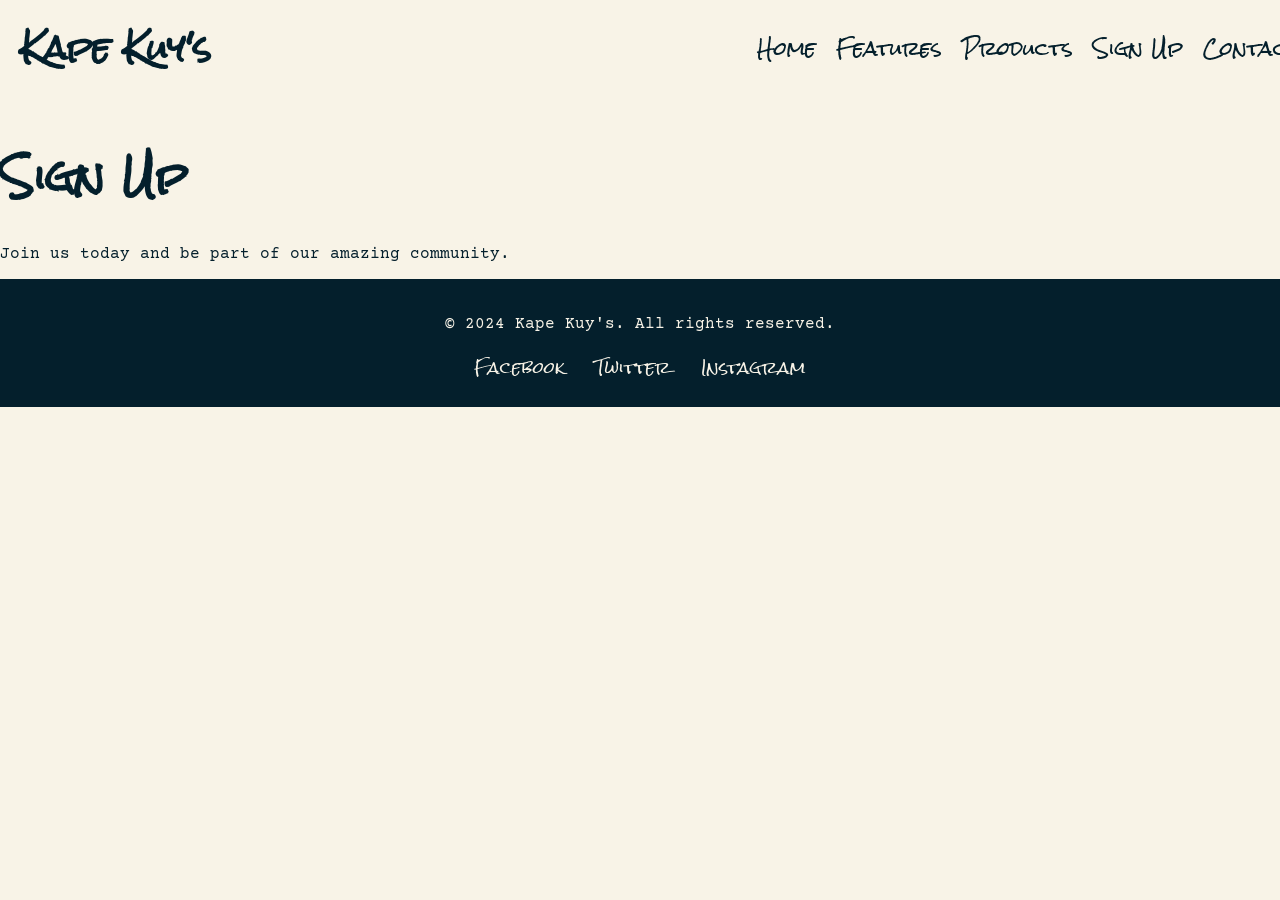
<file: signup.html>
<!DOCTYPE html>
<html lang="en">
<head>
  <meta charset="UTF-8">
  <meta name="viewport" content="width=device-width, initial-scale=1.0">
  <meta name="description" content="Sign Up - Kape Kuy's">
  <title>Sign Up - Kape Kuy's</title>
  
  <!-- Link to Google Fonts for Rock Salt and Courier Prime -->
  <link href="https://fonts.googleapis.com/css2?family=Rock+Salt&family=Courier+Prime&display=swap" rel="stylesheet">
  
  <!-- Link to external CSS -->
  <link rel="stylesheet" href="styles.css">
</head>
<body>

  <!-- Header Section -->
  <header>
    <div class="navbar">
      <div class="logo">
        <h1>Kape Kuy's</h1>
      </div>
      <nav>
        <ul>
          <li><a href="home.html">Home</a></li>
          <li><a href="features.html">Features</a></li>
          <li><a href="products.html">Products</a></li>
          <li><a href="signup.html">Sign Up</a></li>
          <li><a href="contact.html">Contact</a></li>
        </ul>
      </nav>
    </div>
  </header>

  <!-- Sign Up Section -->
  <section id="signup" class="signup">
    <h2 class="section-title">Sign Up</h2>
    <p>Join us today and be part of our amazing community.</p>
    <!-- Sign-up form or instructions can be added here -->
  </section>

  <!-- Footer Section -->
  <footer>
    <div class="footer-content">
      <p>&copy; 2024 Kape Kuy's. All rights reserved.</p>
      <div class="social-icons">
        <a href="#" class="social-icon">Facebook</a>
        <a href="#" class="social-icon">Twitter</a>
        <a href="#" class="social-icon">Instagram</a>
      </div>
    </div>
  </footer>

</body>
</html>
</file>
<file: styles.css>
/* Apply global styles for body, headers, and links */
body {
  background-color: #f8f3e7; /* Light beige background */
  color: #041f2c; /* Dark text color */
  font-family: 'Courier Prime', monospace; /* Default font for body */
  margin: 0;
  padding: 0;
}

/* Set all headers (h1, h2, h3) and links (a) to Rock Salt font */
h1, h2, h3, a {
  font-family: 'Rock Salt', cursive; /* Heading and link font */
  color: #041f2c; /* Dark color for all headings and links */
}

/* Header Section */
header {
  background-color: #f8f3e7; /* Set header background to light beige */
  padding: 10px 0;
}

.navbar {
  display: flex;
  justify-content: space-between; /* Space between logo and navigation links */
  align-items: center;
  width: 100%;
  padding: 0 20px;
}

.navbar .logo h1 {
  color: #041f2c; /* Dark color for the logo */
  margin: 0; /* Remove default margin */
}

nav ul {
  display: flex;
  list-style-type: none;
  padding: 0;
  margin: 0;
}

nav ul li {
  margin-left: 20px; /* Space between links */
}

nav ul li a {
  text-decoration: none;
  color: #041f2c; /* Dark color for all links */
  font-family: 'Rock Salt', cursive; /* Navigation link font */
  font-size: 1.2rem;
  transition: color 0.3s ease;
}

nav ul li a:hover {
  color: #f8f37e; /* Hover effect color changed to light yellow */
}

/* Hero Section */
#home {
  background: url('.jpg') no-repeat center center/cover;
  height: 100vh; /* Full height of the viewport */
  display: flex;
  justify-content: center;
  align-items: center;
  color: #041f2c; /* Dark text for contrast */
  text-align: center;
  padding: 20px;
}

#home .hero-content h2 {
  font-family: 'Rock Salt', cursive; /* Heading font */
  font-size: 4rem;
  font-weight: bold;
  margin-bottom: 20px;
  letter-spacing: 2px;
}

#home .hero-content p {
  font-family: 'Courier Prime', monospace; /* Body font */
  font-size: 1.6rem;
  margin-bottom: 20px;
}

.cta-button {
  background-color: #041f2c;
  color: #f8f3e7;
  padding: 15px 30px;
  text-decoration: none;
  font-size: 1.4rem;
  border-radius: 50px; /* Pill-shaped button */
  transition: background-color 0.3s ease, color 0.3s ease;
}

.cta-button:hover {
  background-color: #f8f37e; /* Hover effect color changed to light yellow */
  color: #041f2c;
}

/* General Section Styling */
.section-title {
  font-family: 'Rock Salt', cursive;
  font-size: 2.5rem;
  color: #041f2c;
  margin-bottom: 20px;
}

/* Feature Cards */
.feature-cards {
  display: flex;
  justify-content: space-between;
  gap: 20px;
}

.card {
  background-color: #fff; /* Light color for the cards */
  padding: 20px;
  border-radius: 50px; /* Pill-shaped corners for cards */
  box-shadow: 0 4px 10px rgba(0, 0, 0, 0.1);
  width: 30%;
}

/* Footer Section (no change) */
footer {
  background-color: #041f2c; /* Dark background for footer */
  color: #f8f3e7; /* Light color for footer text */
  text-align: center;
  padding: 20px;
}

.social-icons a {
  color: #f8f3e7; /* Light color for social media icons */
  margin: 0 10px;
  text-decoration: none;
}

/* Media Queries for responsiveness */
@media (max-width: 768px) {
  .navbar {
    flex-direction: column;
    text-align: center;
  }

  nav ul {
    flex-direction: column;
    padding: 10px 0;
  }

  nav ul li {
    margin-bottom: 10px;
  }

  .feature-cards {
    flex-direction: column; /* Stack feature cards vertically */
    gap: 10px;
  }

  .card {
    width: 100%; /* Make cards full width */
  }

  #home .hero-content h2 {
    font-size: 2.5rem; /* Smaller text for mobile */
  }

  #home .hero-content p {
    font-size: 1.4rem; /* Smaller text for mobile */
  }

  .cta-button {
    padding: 10px 20px; /* Adjust button size for mobile */
    font-size: 1.2rem;
  }

  .section-title {
    font-size: 2rem; /* Smaller section title for mobile */
  }
}

@media (max-width: 480px) {
  #home .hero-content h2 {
    font-size: 2rem; /* Adjust the font size for very small screens */
  }

  #home .hero-content p {
    font-size: 1.2rem; /* Adjust the font size for very small screens */
  }

  .cta-button {
    padding: 8px 15px; /* Adjust button size for very small screens */
    font-size: 1rem;
  }

  .section-title {
    font-size: 1.5rem; /* Adjust section title size for very small screens */
  }
}
</file>
